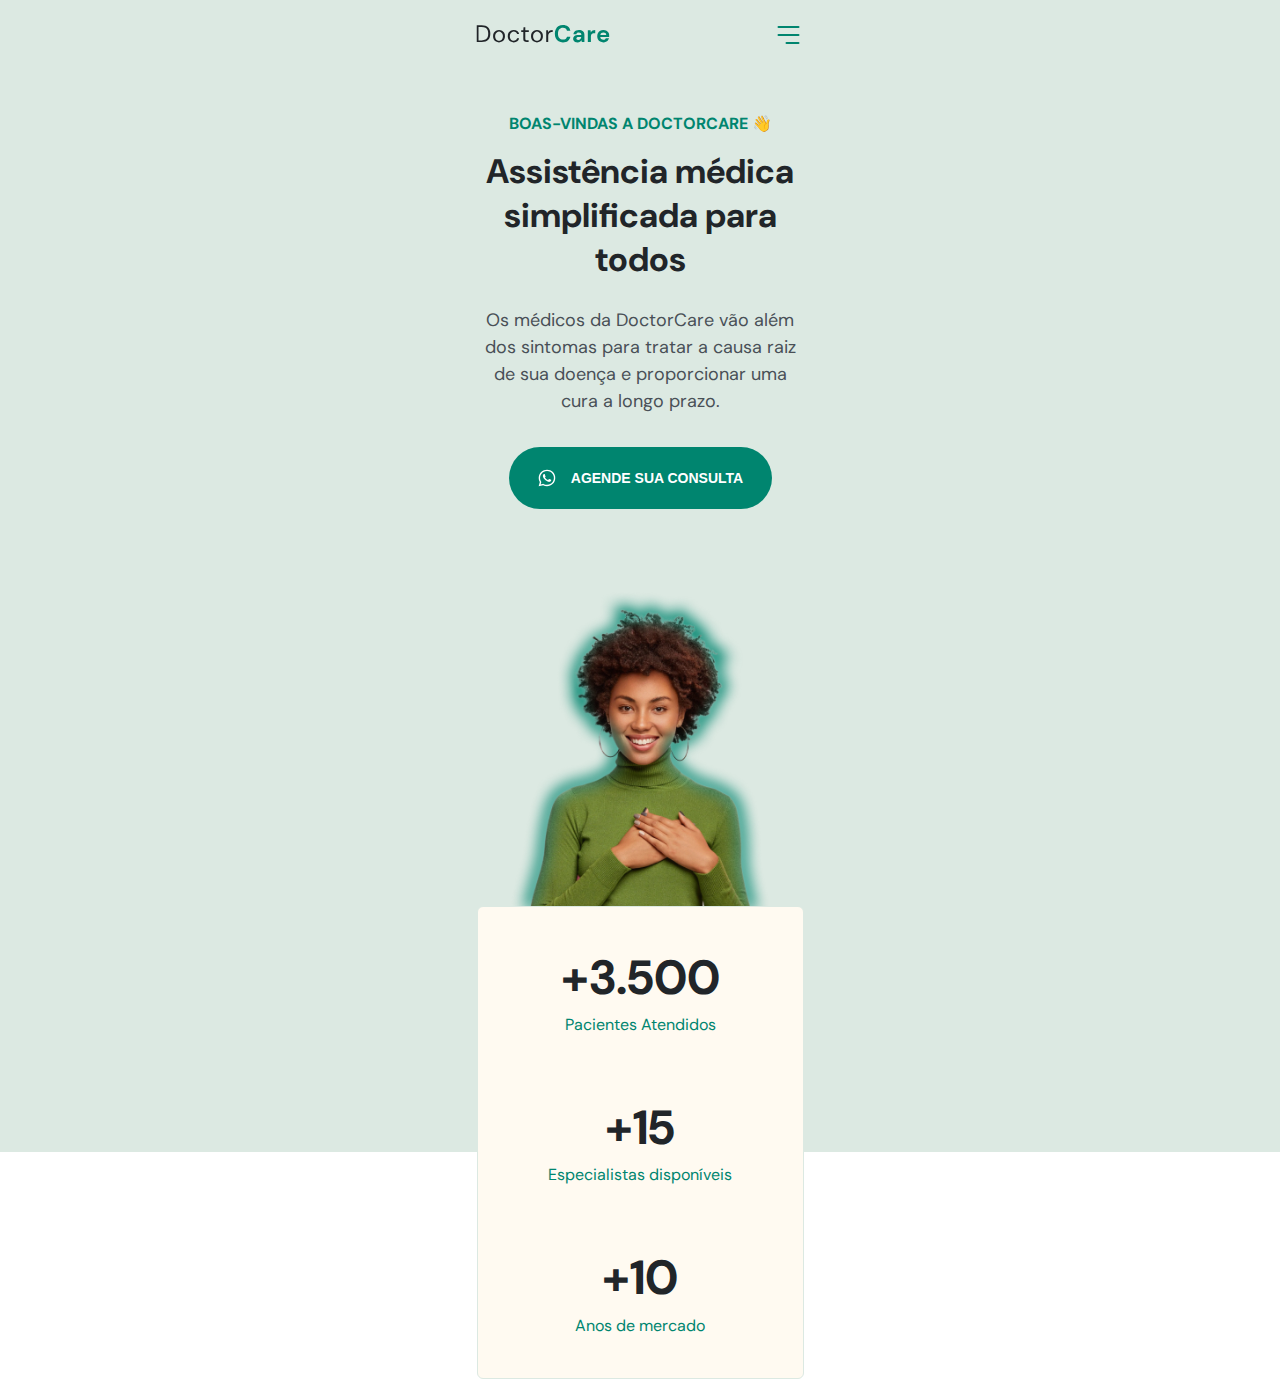
<file: index.html>
<!DOCTYPE html>
<html lang="pt-br">
  <head>
    <meta charset="UTF-8" />
    <meta name="viewport" content="width=device-width, initial-scale=1.0" />
    <title>DoctorCare</title>
    <link rel="stylesheet" href="/style.css" />
    <link rel="preconnect" href="https://fonts.googleapis.com" />
    <link rel="preconnect" href="https://fonts.gstatic.com" crossorigin />
    <link
      href="https://fonts.googleapis.com/css2?family=DM+Sans:wght@400;700&display=swap"
      rel="stylesheet"
    />
    <script src="/script.js"></script>
  </head>
  <body onscroll="onScroll()" class="">
    <nav id="navigation" class="">
      <div class="wrapper">
        <a class="logo" href="#">
          <svg
            width="133"
            height="18"
            viewBox="0 0 133 18"
            fill="none"
            xmlns="http://www.w3.org/2000/svg"
          >
            <path
              d="M0 17.088V0.287999H5.16C8.12 0.287999 10.296 1.04 11.688 2.544C13.096 4.048 13.8 6.112 13.8 8.736C13.8 11.312 13.096 13.352 11.688 14.856C10.296 16.344 8.12 17.088 5.16 17.088H0ZM2.016 15.408H5.112C6.744 15.408 8.04 15.144 9 14.616C9.976 14.072 10.672 13.304 11.088 12.312C11.504 11.304 11.712 10.112 11.712 8.736C11.712 7.328 11.504 6.12 11.088 5.112C10.672 4.104 9.976 3.328 9 2.784C8.04 2.24 6.744 1.968 5.112 1.968H2.016V15.408Z"
              fill="#212529"
            />
            <path
              d="M22.4949 17.376C21.3749 17.376 20.3669 17.12 19.4709 16.608C18.5749 16.096 17.8629 15.376 17.3349 14.448C16.8229 13.504 16.5669 12.4 16.5669 11.136C16.5669 9.872 16.8309 8.776 17.3589 7.848C17.8869 6.904 18.5989 6.176 19.4949 5.664C20.4069 5.152 21.4229 4.896 22.5429 4.896C23.6629 4.896 24.6709 5.152 25.5669 5.664C26.4629 6.176 27.1669 6.904 27.6789 7.848C28.2069 8.776 28.4709 9.872 28.4709 11.136C28.4709 12.4 28.2069 13.504 27.6789 14.448C27.1509 15.376 26.4309 16.096 25.5189 16.608C24.6229 17.12 23.6149 17.376 22.4949 17.376ZM22.4949 15.648C23.1829 15.648 23.8229 15.48 24.4149 15.144C25.0069 14.808 25.4869 14.304 25.8549 13.632C26.2229 12.96 26.4069 12.128 26.4069 11.136C26.4069 10.144 26.2229 9.312 25.8549 8.64C25.5029 7.968 25.0309 7.464 24.4389 7.128C23.8469 6.792 23.2149 6.624 22.5429 6.624C21.8549 6.624 21.2149 6.792 20.6229 7.128C20.0309 7.464 19.5509 7.968 19.1829 8.64C18.8149 9.312 18.6309 10.144 18.6309 11.136C18.6309 12.128 18.8149 12.96 19.1829 13.632C19.5509 14.304 20.0229 14.808 20.5989 15.144C21.1909 15.48 21.8229 15.648 22.4949 15.648Z"
              fill="#212529"
            />
            <path
              d="M37.2261 17.376C36.0901 17.376 35.0661 17.12 34.1541 16.608C33.2581 16.08 32.5461 15.352 32.0181 14.424C31.5061 13.48 31.2501 12.384 31.2501 11.136C31.2501 9.888 31.5061 8.8 32.0181 7.872C32.5461 6.928 33.2581 6.2 34.1541 5.688C35.0661 5.16 36.0901 4.896 37.2261 4.896C38.6341 4.896 39.8181 5.264 40.7781 6C41.7541 6.736 42.3701 7.72 42.6261 8.952H40.5621C40.4021 8.216 40.0101 7.648 39.3861 7.248C38.7621 6.832 38.0341 6.624 37.2021 6.624C36.5301 6.624 35.8981 6.792 35.3061 7.128C34.7141 7.464 34.2341 7.968 33.8661 8.64C33.4981 9.312 33.3141 10.144 33.3141 11.136C33.3141 12.128 33.4981 12.96 33.8661 13.632C34.2341 14.304 34.7141 14.816 35.3061 15.168C35.8981 15.504 36.5301 15.672 37.2021 15.672C38.0341 15.672 38.7621 15.472 39.3861 15.072C40.0101 14.656 40.4021 14.072 40.5621 13.32H42.6261C42.3861 14.52 41.7781 15.496 40.8021 16.248C39.8261 17 38.6341 17.376 37.2261 17.376Z"
              fill="#212529"
            />
            <path
              d="M50.2974 17.088C49.2094 17.088 48.3534 16.824 47.7294 16.296C47.1054 15.768 46.7934 14.816 46.7934 13.44V6.888H44.7294V5.184H46.7934L47.0574 2.328H48.8094V5.184H52.3134V6.888H48.8094V13.44C48.8094 14.192 48.9614 14.704 49.2654 14.976C49.5694 15.232 50.1054 15.36 50.8734 15.36H52.1214V17.088H50.2974Z"
              fill="#212529"
            />
            <path
              d="M60.4506 17.376C59.3306 17.376 58.3226 17.12 57.4266 16.608C56.5306 16.096 55.8186 15.376 55.2906 14.448C54.7786 13.504 54.5226 12.4 54.5226 11.136C54.5226 9.872 54.7866 8.776 55.3146 7.848C55.8426 6.904 56.5546 6.176 57.4506 5.664C58.3626 5.152 59.3786 4.896 60.4986 4.896C61.6186 4.896 62.6266 5.152 63.5226 5.664C64.4186 6.176 65.1226 6.904 65.6346 7.848C66.1626 8.776 66.4266 9.872 66.4266 11.136C66.4266 12.4 66.1626 13.504 65.6346 14.448C65.1066 15.376 64.3866 16.096 63.4746 16.608C62.5786 17.12 61.5706 17.376 60.4506 17.376ZM60.4506 15.648C61.1386 15.648 61.7786 15.48 62.3706 15.144C62.9626 14.808 63.4426 14.304 63.8106 13.632C64.1786 12.96 64.3626 12.128 64.3626 11.136C64.3626 10.144 64.1786 9.312 63.8106 8.64C63.4586 7.968 62.9866 7.464 62.3946 7.128C61.8026 6.792 61.1706 6.624 60.4986 6.624C59.8106 6.624 59.1706 6.792 58.5786 7.128C57.9866 7.464 57.5066 7.968 57.1386 8.64C56.7706 9.312 56.5866 10.144 56.5866 11.136C56.5866 12.128 56.7706 12.96 57.1386 13.632C57.5066 14.304 57.9786 14.808 58.5546 15.144C59.1466 15.48 59.7786 15.648 60.4506 15.648Z"
              fill="#212529"
            />
            <path
              d="M69.7097 17.088V5.184H71.5337L71.7017 7.464C72.0697 6.68 72.6297 6.056 73.3817 5.592C74.1337 5.128 75.0617 4.896 76.1657 4.896V7.008H75.6137C74.9097 7.008 74.2617 7.136 73.6697 7.392C73.0777 7.632 72.6057 8.048 72.2537 8.64C71.9017 9.232 71.7257 10.048 71.7257 11.088V17.088H69.7097Z"
              fill="#212529"
            />
            <path
              d="M86.4924 17.376C84.7964 17.376 83.3404 17.016 82.1244 16.296C80.9084 15.56 79.9724 14.544 79.3164 13.248C78.6604 11.936 78.3324 10.424 78.3324 8.712C78.3324 7 78.6604 5.488 79.3164 4.176C79.9724 2.864 80.9084 1.84 82.1244 1.104C83.3404 0.368 84.7964 0 86.4924 0C88.5084 0 90.1564 0.504 91.4364 1.512C92.7324 2.504 93.5404 3.904 93.8604 5.712H90.4764C90.2684 4.8 89.8204 4.088 89.1324 3.576C88.4604 3.048 87.5644 2.784 86.4444 2.784C84.8924 2.784 83.6764 3.312 82.7964 4.368C81.9164 5.424 81.4764 6.872 81.4764 8.712C81.4764 10.552 81.9164 12 82.7964 13.056C83.6764 14.096 84.8924 14.616 86.4444 14.616C87.5644 14.616 88.4604 14.376 89.1324 13.896C89.8204 13.4 90.2684 12.72 90.4764 11.856H93.8604C93.5404 13.584 92.7324 14.936 91.4364 15.912C90.1564 16.888 88.5084 17.376 86.4924 17.376Z"
              fill="#00856F"
            />
            <path
              d="M101.092 17.376C100.068 17.376 99.2278 17.216 98.5718 16.896C97.9158 16.56 97.4277 16.12 97.1077 15.576C96.7878 15.032 96.6278 14.432 96.6278 13.776C96.6278 12.672 97.0598 11.776 97.9238 11.088C98.7878 10.4 100.084 10.056 101.812 10.056H104.836V9.768C104.836 8.952 104.604 8.352 104.14 7.968C103.676 7.584 103.1 7.392 102.412 7.392C101.788 7.392 101.244 7.544 100.78 7.848C100.316 8.136 100.028 8.568 99.9157 9.144H96.9157C96.9958 8.28 97.2837 7.528 97.7797 6.888C98.2917 6.248 98.9477 5.76 99.7477 5.424C100.548 5.072 101.444 4.896 102.436 4.896C104.132 4.896 105.468 5.32 106.444 6.168C107.42 7.016 107.908 8.216 107.908 9.768V17.088H105.292L105.004 15.168C104.652 15.808 104.156 16.336 103.516 16.752C102.892 17.168 102.084 17.376 101.092 17.376ZM101.788 14.976C102.668 14.976 103.348 14.688 103.828 14.112C104.324 13.536 104.636 12.824 104.764 11.976H102.148C101.332 11.976 100.748 12.128 100.396 12.432C100.044 12.72 99.8678 13.08 99.8678 13.512C99.8678 13.976 100.044 14.336 100.396 14.592C100.748 14.848 101.212 14.976 101.788 14.976Z"
              fill="#00856F"
            />
            <path
              d="M111.319 17.088V5.184H114.055L114.343 7.416C114.775 6.648 115.359 6.04 116.095 5.592C116.847 5.128 117.727 4.896 118.735 4.896V8.136H117.871C117.199 8.136 116.599 8.24 116.071 8.448C115.543 8.656 115.127 9.016 114.823 9.528C114.535 10.04 114.391 10.752 114.391 11.664V17.088H111.319Z"
              fill="#00856F"
            />
            <path
              d="M126.888 17.376C125.688 17.376 124.624 17.12 123.696 16.608C122.768 16.096 122.04 15.376 121.512 14.448C120.984 13.52 120.72 12.448 120.72 11.232C120.72 10 120.976 8.904 121.488 7.944C122.016 6.984 122.736 6.24 123.648 5.712C124.576 5.168 125.664 4.896 126.912 4.896C128.08 4.896 129.112 5.152 130.008 5.664C130.904 6.176 131.6 6.88 132.096 7.776C132.608 8.656 132.864 9.64 132.864 10.728C132.864 10.904 132.856 11.088 132.84 11.28C132.84 11.472 132.832 11.672 132.816 11.88H123.768C123.832 12.808 124.152 13.536 124.728 14.064C125.32 14.592 126.032 14.856 126.864 14.856C127.488 14.856 128.008 14.72 128.424 14.448C128.856 14.16 129.176 13.792 129.384 13.344H132.504C132.28 14.096 131.904 14.784 131.376 15.408C130.864 16.016 130.224 16.496 129.456 16.848C128.704 17.2 127.848 17.376 126.888 17.376ZM126.912 7.392C126.16 7.392 125.496 7.608 124.92 8.04C124.344 8.456 123.976 9.096 123.816 9.96H129.744C129.696 9.176 129.408 8.552 128.88 8.088C128.352 7.624 127.696 7.392 126.912 7.392Z"
              fill="#00856F"
            />
          </svg>
        </a>

        <div class="menu">
          <ul>
            <li><a href="#">Início</a></li>
            <li><a href="#">Sobre</a></li>
            <li><a href="#">Serviços</a></li>
            <li><a href="#">Depoimentos</a></li>
          </ul>

          <a class="button">Agende sua consulta</a>

          <ul class="socialLinks">
            <li>
              <a target="_blank" href="Instagram.com.br"></a
              ><svg
                width="24"
                height="24"
                viewBox="0 0 24 24"
                fill="none"
                xmlns="http://www.w3.org/2000/svg"
              >
                <path
                  d="M17 1.99997H7C4.23858 1.99997 2 4.23855 2 6.99997V17C2 19.7614 4.23858 22 7 22H17C19.7614 22 22 19.7614 22 17V6.99997C22 4.23855 19.7614 1.99997 17 1.99997Z"
                  stroke="#FFFAF1"
                  stroke-width="2"
                  stroke-linecap="round"
                  stroke-linejoin="round"
                />
                <path
                  d="M15.9997 11.3701C16.1231 12.2023 15.981 13.0523 15.5935 13.7991C15.206 14.5459 14.5929 15.1515 13.8413 15.5297C13.0898 15.908 12.2382 16.0397 11.4075 15.906C10.5768 15.7723 9.80947 15.3801 9.21455 14.7852C8.61962 14.1903 8.22744 13.4229 8.09377 12.5923C7.96011 11.7616 8.09177 10.91 8.47003 10.1584C8.84829 9.40691 9.45389 8.7938 10.2007 8.4063C10.9475 8.0188 11.7975 7.87665 12.6297 8.00006C13.4786 8.12594 14.2646 8.52152 14.8714 9.12836C15.4782 9.73521 15.8738 10.5211 15.9997 11.3701Z"
                  stroke="#FFFAF1"
                  stroke-width="2"
                  stroke-linecap="round"
                  stroke-linejoin="round"
                />
                <path
                  d="M17.5 6.49997H17.51"
                  stroke="#FFFAF1"
                  stroke-width="2"
                  stroke-linecap="round"
                  stroke-linejoin="round"
                />
              </svg>
            </li>
            <li>
              <a target="_blank" href="facebook.com.br"
                ><svg
                  width="24"
                  height="24"
                  viewBox="0 0 24 24"
                  fill="none"
                  xmlns="http://www.w3.org/2000/svg"
                >
                  <path
                    d="M18 1.99997H15C13.6739 1.99997 12.4021 2.52675 11.4645 3.46444C10.5268 4.40212 10 5.67389 10 6.99997V9.99997H7V14H10V22H14V14H17L18 9.99997H14V6.99997C14 6.73475 14.1054 6.4804 14.2929 6.29286C14.4804 6.10533 14.7348 5.99997 15 5.99997H18V1.99997Z"
                    stroke="#FFFAF1"
                    stroke-width="2"
                    stroke-linecap="round"
                    stroke-linejoin="round"
                  />
                </svg>
              </a>
            </li>
            <li>
              <a target="_blank" href="youtube.com.br"
                ><svg
                  width="24"
                  height="24"
                  viewBox="0 0 24 24"
                  fill="none"
                  xmlns="http://www.w3.org/2000/svg"
                >
                  <path
                    d="M22.5396 6.42C22.4208 5.94541 22.1789 5.51057 21.8382 5.15941C21.4976 4.80824 21.0703 4.55318 20.5996 4.42C18.8796 4 11.9996 4 11.9996 4C11.9996 4 5.1196 4 3.3996 4.46C2.92884 4.59318 2.50157 4.84824 2.16094 5.19941C1.82031 5.55057 1.57838 5.98541 1.4596 6.46C1.14481 8.20556 0.990831 9.97631 0.999595 11.75C0.988374 13.537 1.14236 15.3213 1.4596 17.08C1.59055 17.5398 1.8379 17.9581 2.17774 18.2945C2.51758 18.6308 2.93842 18.8738 3.3996 19C5.1196 19.46 11.9996 19.46 11.9996 19.46C11.9996 19.46 18.8796 19.46 20.5996 19C21.0703 18.8668 21.4976 18.6118 21.8382 18.2606C22.1789 17.9094 22.4208 17.4746 22.5396 17C22.852 15.2676 23.0059 13.5103 22.9996 11.75C23.0108 9.96295 22.8568 8.1787 22.5396 6.42Z"
                    stroke="#FFFAF1"
                    stroke-width="2"
                    stroke-linecap="round"
                    stroke-linejoin="round"
                  />
                  <path
                    d="M9.75 15.02L15.5 11.75L9.75 8.48001V15.02Z"
                    stroke="#FFFAF1"
                    stroke-width="2"
                    stroke-linecap="round"
                    stroke-linejoin="round"
                  />
                </svg>
              </a>
            </li>
          </ul>
        </div>
        <button
          aria-expanded="false"
          aria-label="Abrir Menu"
          onclick="openMenu()"
          class="openMenu"
        >
          <svg
            width="40"
            height="40"
            viewBox="0 0 40 40"
            fill="none"
            xmlns="http://www.w3.org/2000/svg"
          >
            <path
              d="M10 20H30"
              stroke="#00856F"
              stroke-width="2"
              stroke-linecap="round"
              stroke-linejoin="round"
            />
            <path
              d="M10 12H30"
              stroke="#00856F"
              stroke-width="2"
              stroke-linecap="round"
              stroke-linejoin="round"
            />
            <path
              d="M18 28L30 28"
              stroke="#00856F"
              stroke-width="2"
              stroke-linecap="round"
              stroke-linejoin="round"
            />
          </svg>
        </button>
        <button
          aria-expanded="true"
          aria-label="Fechar menu"
          onclick="closeMenu()"
          class="closeMenu"
        >
          <svg
            width="40"
            height="40"
            viewBox="0 0 40 40"
            fill="none"
            xmlns="http://www.w3.org/2000/svg"
          >
            <path
              d="M30 10L10 30M10 10L30 30"
              stroke="#FFFAF1"
              stroke-width="2"
              stroke-linecap="round"
              stroke-linejoin="round"
            />
          </svg>
        </button>
      </div>
    </nav>

    <header class="wrapper">
      <h4>BOAS-VINDAS A DOCTORCARE 👋</h4>
      <h1>Assistência médica simplificada para todos</h1>
      <p>
        Os médicos da DoctorCare vão além dos sintomas para tratar a causa raiz
        de sua doença e proporcionar uma cura a longo prazo.
      </p>
      <button>
        <svg
          width="20"
          height="20"
          viewBox="0 0 20 20"
          fill="none"
          xmlns="http://www.w3.org/2000/svg"
        >
          <path
            d="M13.8337 11.6667C13.667 11.5833 12.5837 11.0833 12.417 11C12.2503 10.9167 12.0837 10.9167 11.917 11.0833C11.7503 11.25 11.417 11.75 11.2503 11.9167C11.167 12.0833 11.0003 12.0833 10.8337 12C10.2503 11.75 9.66699 11.4167 9.16699 11C8.75033 10.5833 8.33366 10.0833 8.00033 9.58334C7.91699 9.41668 8.00033 9.25001 8.08366 9.16668C8.16699 9.08334 8.25033 8.91668 8.41699 8.83334C8.50033 8.75001 8.58366 8.58334 8.58366 8.50001C8.66699 8.41668 8.66699 8.25001 8.58366 8.16668C8.50033 8.08334 8.08366 7.08334 7.91699 6.66668C7.83366 6.08334 7.66699 6.08334 7.50033 6.08334C7.41699 6.08334 7.25033 6.08334 7.08366 6.08334C6.91699 6.08334 6.66699 6.25001 6.58366 6.33334C6.08366 6.83334 5.83366 7.41668 5.83366 8.08334C5.91699 8.83334 6.16699 9.58334 6.66699 10.25C7.58366 11.5833 8.75033 12.6667 10.167 13.3333C10.5837 13.5 10.917 13.6667 11.3337 13.75C11.7503 13.9167 12.167 13.9167 12.667 13.8333C13.2503 13.75 13.7503 13.3333 14.0837 12.8333C14.2503 12.5 14.2503 12.1667 14.167 11.8333C14.167 11.8333 14.0003 11.75 13.8337 11.6667ZM15.917 4.08334C12.667 0.833344 7.41699 0.833344 4.16699 4.08334C1.50033 6.75001 1.00033 10.8333 2.83366 14.0833L1.66699 18.3333L6.08366 17.1667C7.33366 17.8333 8.66699 18.1667 10.0003 18.1667C14.5837 18.1667 18.2503 14.5 18.2503 9.91668C18.3337 7.75001 17.417 5.66668 15.917 4.08334ZM13.667 15.75C12.5837 16.4167 11.3337 16.8333 10.0003 16.8333C8.75033 16.8333 7.58366 16.5 6.50033 15.9167L6.25033 15.75L3.66699 16.4167L4.33366 13.9167L4.16699 13.6667C2.16699 10.3333 3.16699 6.16668 6.41699 4.08334C9.66699 2.00001 13.8337 3.08334 15.8337 6.25001C17.8337 9.50001 16.917 13.75 13.667 15.75Z"
            fill="white"
          />
        </svg>

        Agende sua consulta
      </button>

      <img
        src="/assets/Foto.png"
        alt="MUlher Negra vestindo moletom verde sorrindo"
      />
      <div class="stats">
        <div class="stat">
          <h3>+3.500</h3>
          <p>Pacientes Atendidos</p>
        </div>
        <div class="stat">
          <h3>+15</h3>
          <p>Especialistas disponíveis</p>
        </div>
        <div class="stat">
          <h3>+10</h3>
          <p>Anos de mercado</p>
        </div>
      </div>
    </header>
  </body>
</html>
</file>
<file: style.css>
/* GERAL */

* {
  margin: 0;
  padding: 0;
  box-sizing: border-box;
}
:root {
  --primary-color: #00856f;
  --headline: #212529;
  --paragraph: #495057;
  --brand-begie: #fffaf1;
  --brand-light: #dce9e2;

  font-size: 62.5%; /* 1rem = 10px */

  --nav-height: 7.2rem;
}

html,
body {
  width: 100%;
  height: 100%;
}

body {
  font-family: "DM Sans";
  font-size: 1.6rem;

  text-align: center;

  overflow: overlay;
}

.wrapper {
  width: 37.5rem;
  margin-left: auto;
  margin-right: auto;
  padding-inline: 2.4rem;
}

ul {
  list-style: none;
}

/* NAVEGATION */

nav {
  display: flex;

  height: var(--nav-height);

  position: fixed;
  top: 0;
  left: 50%;
  transform: translateX(-50%);
}

nav .wrapper {
  display: flex;
  align-items: center;
  justify-content: space-between;
}

nav.scroll {
  background-color: var(--primary-color);
  width: 100vw;
}

nav.scroll svg:nth-child(1) path {
  fill: white;
}

nav.scroll button path {
  stroke: white;
}

nav button {
  background: none;
  border: none;
  cursor: pointer;
}

/* MENU */

body.menuExpanded {
  overflow: hidden;
}

body.menuExpanded > :not(nav) {
  display: none;
}

.menu,
.closeMenu,
body.menuExpanded .openMenu {
  opacity: 0;
  visibility: hidden;
}

body.menuExpanded .menu,
body.menuExpanded .closeMenu {
  opacity: 1;
  visibility: visible;
}

body.menuExpanded .menu {
  position: fixed;
  top: 0;
  left: 0;
  background-color: var(--primary-color);

  width: 100vw;
  height: 100vh;

  padding-top: var(--nav-height);
}

body.menuExpanded nav {
  position: relative;
}

.menu ul:nth-child(1) {
  display: flex;
  flex-direction: column;
  gap: 4.8rem;

  margin-top: 6rem;

  font-weight: 700;
  font-size: 2.4rem;
  line-height: 3.1rem;
}

.menu ul li a {
  color: #fff;
  text-decoration: none;
}

.menu .button {
  background: #fff;
  border-radius: 4rem;
  font-size: 1.8rem;
  font-weight: 700;
  line-height: 2.3rem;
  text-transform: uppercase;
  text-decoration: none;
  color: var(--primary-color);
  display: inline-block;
  padding: 1.6rem 3.2rem;

  margin-top: 4.8rem;
  margin-bottom: 8rem;
}

.socialLinks {
  display: flex;
  align-items: center;
  justify-content: center;
  gap: 3.2rem;
}

body.menuExpanded .logo,
body.menuExpanded nav button {
  position: relative;
  z-index: 10;
}

body.menuExpanded .logo path {
  fill: white;
}

body.menuExpanded button path {
  stroke: white;
}

/* HEADER */

header {
  margin-top: calc(4.1rem + var(--nav-height));
}

header::before {
  content: "";
  width: 100%;
  height: calc(108rem + var(--nav-height));
  background-color: var(--brand-light);
  display: block;
  position: absolute;
  top: 0;
  left: 0;
  z-index: -1;
}

header h4 {
  font-size: 1.6rem;

  color: var(--primary-color);

  margin-bottom: 1.6rem;
}

header h1 {
  font-size: 3.4rem;

  color: var(--headline);

  line-height: 130%;

  margin-bottom: 2.4rem;
}

header p {
  font-size: 1.8rem;

  line-height: 150%;
  font-weight: 400;

  color: var(--paragraph);

  margin-bottom: 3.2rem;
}

header button {
  background: var(--primary-color);

  border: none;
  border-radius: 4rem;

  margin-bottom: 6rem;
  margin-right: auto;
  margin-left: auto;

  height: 6.2rem;
  width: 26.3rem;

  text-transform: uppercase;
  color: #fff;
  font-size: 1.4rem;
  font-weight: 700;

  display: flex;
  align-items: center;
  justify-content: center;
  gap: 1.4rem;
}

header img {
  width: 26.4rem;
  display: block;
  margin-inline: auto;
  object-position: 0 2rem;
}

.stats {
  width: 32.7rem;

  padding-top: 4rem;
  padding-bottom: 4rem;

  background-color: var(--brand-begie);
  border: 1px solid var(--brand-light);
  border-radius: 0.6rem;

  display: flex;
  flex-direction: column;
  justify-content: center;
  gap: 6rem;
}

.stat p {
  margin: 0;
  font-weight: 400;
  font-size: 1.6rem;
  line-height: 150%;
  color: var(--primary-color);
}

.stat h3 {
  font-weight: 700;
  font-size: 4.8rem;
  line-height: 130%;
  color: var(--headline);

  margin-bottom: 0.4rem;
}
</file>
